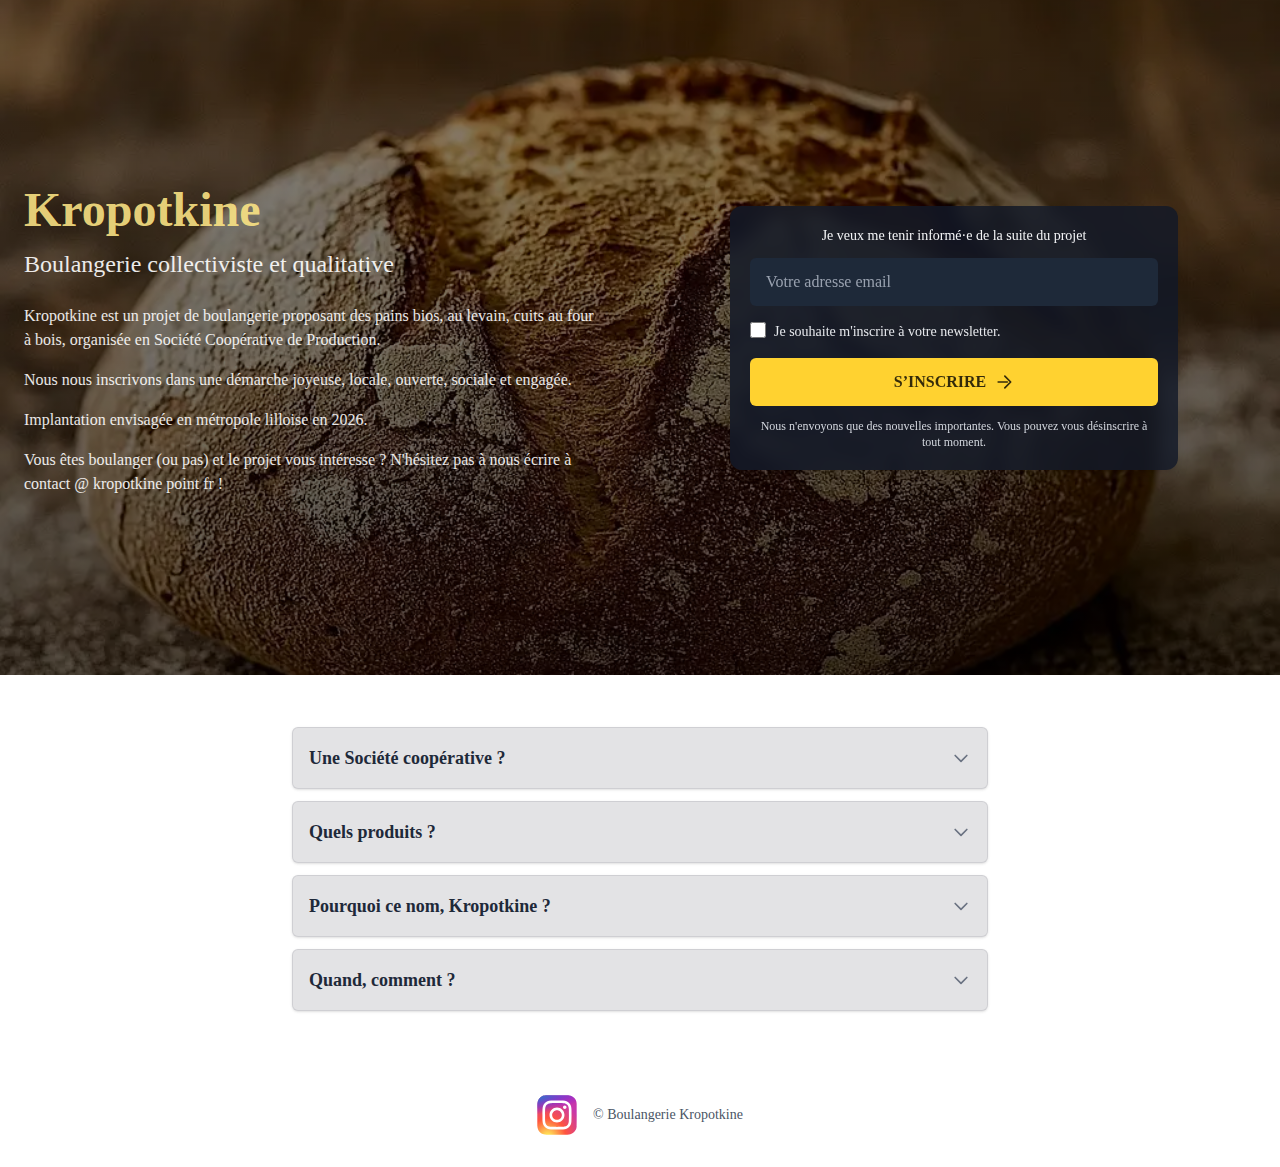
<file: index.html>
<!DOCTYPE html>
<html lang="fr">
<head>
  <meta charset="utf-8" />
  <meta name="viewport" content="width=device-width,initial-scale=1" />
  <meta property="locale" content="fr_FR" />
	<meta property="title" content="Kropotkine, boulangerie coopérative" />
	<meta name="description" content="Kropotkine est un projet de boulangerie proposant des pains bios, au levain, cuit au four à bois, pour une implantation prévue en métropole lilloise en 2026." />
  <title>Kropotkine — Boulangerie</title>
  <link rel="stylesheet" href="/styles.css">

  <!-- Styles additionnels (animations, petites corrections) -->
  <style>
    /* Animations simples */
    @keyframes fadeInDown {
      from { opacity: 0; transform: translateY(-10px); }
      to { opacity: 1; transform: translateY(0); }
    }
    @keyframes fadeInLeft {
      from { opacity: 0; transform: translateX(-12px); }
      to { opacity: 1; transform: translateX(0); }
    }
    @keyframes fadeInRight {
      from { opacity: 0; transform: translateX(12px); }
      to { opacity: 1; transform: translateX(0); }
    }
    .animate-fadeInDown { animation: fadeInDown .7s ease both; }
    .animate-fadeInLeft { animation: fadeInLeft .7s ease both; }
    .animate-fadeInRight { animation: fadeInRight .7s ease both; }

    /* Petite correction pour l'effet focus scale (tailwind ne propose pas scale-102) */
    .focus-scale {
      transition: transform .18s ease;
    }
    .focus-scale:focus {
      transform: scale(1.02);
    }

    /* Dégradé pour améliorer lisibilité sur petites images */
    .hero-overlay-gradient {
      background: linear-gradient(180deg, rgba(0,0,0,0.45) 0%, rgba(0,0,0,0.55) 60%, rgba(0,0,0,0.65) 100%);
    }

    /* Amélioration de l'accessibilité pour <details> */
    details summary::-webkit-details-marker { display: none; }
    details summary { list-style: none; }
  </style>
</head>
<body class="bg-white font-serif text-gray-900">

  <!-- HERO : mobile-first, empilement puis grille sur md+ -->
  <header class="relative w-full h-80%">
    <div
      class="relative w-full flex items-center bg-cover bg-center"
      style="background-image: url('/src/image_pain.webp'); min-height:75vh;"
    >


      <!-- Overlay sombre + gradient pour lisibilité -->
      <div class="absolute inset-0 hero-overlay-gradient"></div>

      <!-- Contenu du hero -->
      <div class="relative z-10 max-w-7xl mx-auto px-6 py-12">
        <div class="flex flex-col gap-8 md:grid md:grid-cols-2 md:items-center md:gap-6">

          <!-- Bloc texte (col 1) -->
          <div class="text-white md:pr-6">
            <h1 class="text-amber-200/90 text-4xl sm:text-5xl font-extrabold leading-tight animate-fadeInDown">
              Kropotkine
            </h1>
            <p class="mt-2 text-lg sm:text-2xl opacity-90 animate-fadeInDown">
              Boulangerie collectiviste et qualitative
            </p>

            <div class="mt-6 text-sm sm:text-base space-y-4 text-white/90 animate-fadeInLeft">
              <p>
                Kropotkine est un projet de boulangerie proposant des pains bios, au levain, cuits au four à bois, organisée en Société Coopérative de Production.
              </p>
              <p>
                Nous nous inscrivons dans une démarche joyeuse, locale, ouverte, sociale et engagée.
              </p>
              <p>
                Implantation envisagée en métropole lilloise en 2026.
              </p>
				 <p>
               Vous êtes boulanger (ou pas) et le projet vous intéresse ? N'hésitez pas à nous écrire à contact @ kropotkine point fr !
              </p>
            </div>
          </div>

          <!-- Bloc formulaire (col 2) -->
          <div class="mt-4 md:mt-0 flex items-center justify-center animate-fadeInDown">
            <form
              id="sib-form"
              method="POST"
              action="https://c58efe74.sibforms.com/serve/[base64]"
              class="w-full max-w-md bg-gray-900/80 backdrop-blur-sm p-5 rounded-xl shadow-lg"
              aria-label="Formulaire d'inscription à la newsletter Kropotkine"
            >
              <label for="EMAIL" class="block text-sm font-medium text-gray-100 text-center">
                Je veux me tenir informé·e de la suite du projet
              </label>

              <div class="mt-3">
                <input
                  id="EMAIL"
                  name="EMAIL"
                  type="email"
                  required
                  placeholder="Votre adresse email"
                  class="w-full px-4 py-3 rounded-md bg-gray-800 text-gray-100 placeholder-gray-400 focus:outline-none focus:ring-2 focus:ring-amber-300 focus:ring-offset-1 "
                  aria-required="true"
                />
              </div>
              <div class="mt-4 flex items-start space-x-2">
                <input 
                  id="OPT_IN" 
                  name="OPT_IN" 
                  type="checkbox" 
                  value="1" 
                  required
                  class="h-4 w-4 rounded border-gray-600 bg-gray-800 accent-amber-300 text-amber-600"
                />
                <label for="OPT_IN" class="text-sm text-gray-200">
                  Je souhaite m'inscrire à votre newsletter.
                  <span data-required="*" class="text-amber-200"></span>
                </label>
              </div>
              <button
                type="submit"
                class=" mt-4 w-full inline-flex items-center justify-center gap-2 bg-amber-300 hover:bg-amber-300/80 active:bg-amber-400/80 text-black/80 font-semibold py-3 px-4 rounded-md transition-transform duration-200"
                aria-label="S'inscrire à la newsletter"
              >
                S’INSCRIRE
                <!-- SVG corrigé : barre + pointe (coordonnées absolues fiables) -->
                <svg xmlns="http://www.w3.org/2000/svg" viewBox="0 0 24 24" class="w-5 h-5" fill="none" stroke="currentColor" stroke-width="2" stroke-linecap="round" stroke-linejoin="round" aria-hidden="true">
                  <path d="M5 12h11"></path>
                  <path d="M13 5l7 7-7 7"></path>
                </svg>
              </button>

              <p class="mt-3 text-xs text-gray-300 text-center">
                Nous n'envoyons que des nouvelles importantes. Vous pouvez vous désinscrire à tout moment.
              </p>
            </form>
          </div>

        </div>
      </div>
    </div>
  </header>

  <!-- SECTION FAQ -->
  <main class="max-w-3xl mx-auto px-6 py-10">
    <!-- <h2 class="text-amber-800 text-2xl sm:text-3xl font-bold text-center mb-6 ">FAQ</h2> -->

    <section class="space-y-4" role="list">
      <!-- Question 1 -->
      <details class="group border rounded-md p-4 bg-zinc-500/20 shadow border-zinc-400/30 m-3" role="listitem">
        <summary class="flex items-center justify-between cursor-pointer text-lg font-semibold text-gray-800">
          <span>Une Société coopérative ?</span>
          <svg class="w-5 h-5 text-gray-500 transition-transform group-open:rotate-180" fill="none" stroke="currentColor" viewBox="0 0 24 24" aria-hidden="true">
            <path stroke-linecap="round" stroke-linejoin="round" stroke-width="2" d="M19 9l-7 7-7-7"/>
          </svg>
        </summary>
        <div class="mt-3 text-gray-700 space-y-2">
    <p>Kropotkine sera créée en Société Coopérative de Production.</p>
    <p>Dans une SCOP, les salarié.e.s contrôlent la majorité du capital, réunissent le pouvoir de décision entre leurs mains et reçoivent la majorité des bénéfices.</p>
    <p>La spéculation n’est pas possible. La richesse créée reste collective. </p>
        </div>
      </details>

      <!-- Question 2 -->
      <details class="group border rounded-md p-4 bg-zinc-500/20 shadow border-zinc-400/30 m-3" role="listitem">
        <summary class="flex items-center justify-between cursor-pointer text-lg font-semibold text-gray-800">
          <span>Quels produits ?</span>
          <svg class="w-5 h-5 text-gray-500 transition-transform group-open:rotate-180" fill="none" stroke="currentColor" viewBox="0 0 24 24" aria-hidden="true">
            <path stroke-linecap="round" stroke-linejoin="round" stroke-width="2" d="M19 9l-7 7-7-7"/>
          </svg>
        </summary>
        <div class="mt-3 text-gray-700 space-y-2">
    <p>Du pain, bio au levain, cuit au feu de bois.</p>
    <p>Du pain de qualité - à trois titres : bon en bouche, meilleur pour la planète (issu de farines paysannes bios cultivées localement) et bon pour le corps (le pain au levain, naturellement pauvre en gluten, est plus sain pour l’organisme).</p>
    <p>D’autres produits valorisants nos techniques (pizzas, focaccia) et la cuisine de produits fermentés, travaillée avec une cheffe spécialisée dans ces produits (qui risque, dit-on, de vouloir transmettre son savoir aux intéressés).</p>
        </div>
      </details>

      <!-- Question 3 -->
      <details class="group border rounded-md p-4 bg-zinc-500/20 shadow border-zinc-400/30 m-3" role="listitem">
        <summary class="flex items-center justify-between cursor-pointer text-lg font-semibold text-gray-800">
          <span>Pourquoi ce nom, Kropotkine ?</span>
          <svg class="w-5 h-5 text-gray-500 transition-transform group-open:rotate-180" fill="none" stroke="currentColor" viewBox="0 0 24 24" aria-hidden="true">
            <path stroke-linecap="round" stroke-linejoin="round" stroke-width="2" d="M19 9l-7 7-7-7"/>
          </svg>
        </summary>
        <div class="mt-3 text-gray-700 space-y-2">
          <p class="italic">"Oui certes, nous sommes riches, infiniment plus que nous ne le pensons. Riches par ce que nous possédons déjà ; encore plus riches par ce que nous pouvons produire avec l’outillage actuel. Infiniment plus riches par ce que nous pourrions obtenir de notre sol, de nos manufactures, de notre science et de notre savoir technique, s’ils étaient appliqués à procurer le bien-être de tous."</p>

          <p>Piotr Kropotkine a écrit en 1892 « La conquête du pain », un livre qui prône l'entraide et la coopération.</p>
          <p>Avec ce projet, nous voulons faire plus que nourrir autrui avec du pain et des pizzas de qualité.</p>
          <p>Nous souhaitons aussi faire la preuve concrète qu’une autre voie, celle de l'entraide et de la coopération, est possible.</p>
          <p>Notre ambition? Qu'à terme, nous puissions voir d’autres collectifs s’emparer de ce que nous aurons créé et multiplier les boulangeries punk.</p>
        </div>
      </details>

      <!-- Question 4 -->
      <details class="group border rounded-md p-4 bg-zinc-500/20 shadow border-zinc-400/30 m-3" role="listitem">
        <summary class="flex items-center justify-between cursor-pointer text-lg font-semibold text-gray-800">
          <span>Quand, comment ?</span>
          <svg class="w-5 h-5 text-gray-500 transition-transform group-open:rotate-180" fill="none" stroke="currentColor" viewBox="0 0 24 24" aria-hidden="true">
            <path stroke-linecap="round" stroke-linejoin="round" stroke-width="2" d="M19 9l-7 7-7-7"/>
          </svg>
        </summary>
        <div class="mt-3 text-gray-700">
          Nous envisageons une ouverture fin 2026, en métropole lilloise.
        </div>
      </details>
    </section>
  </main>

  <!-- FOOTER -->
  <footer class="py-8">
    <div class="max-w-3xl mx-auto px-6 flex items-center justify-center gap-4">
      <a href="https://www.instagram.com/boulangerie_kropotkine/" target="_blank" rel="noopener noreferrer" aria-label="Instagram Kropotkine">
        <img src="/src/instagram.svg" alt="Instagram" class="w-10 h-10 transition-transform duration-300 hover:scale-110" />
      </a>
      <p class="text-sm text-gray-600">© Boulangerie Kropotkine</p>
    </div>
  </footer>

  <!-- Petit script pour améliorer l'accessibilité des <details> (ouvre/ferme avec Enter/Espace) -->
  <script>
    document.querySelectorAll('details summary').forEach(summary => {
      summary.setAttribute('tabindex', '0');
      summary.addEventListener('keydown', (e) => {
        if (e.key === 'Enter' || e.key === ' ') {
          e.preventDefault();
          const details = summary.parentElement;
          details.open = !details.open;
        }
      });
    });
  </script>
</body>
</html>
</file>
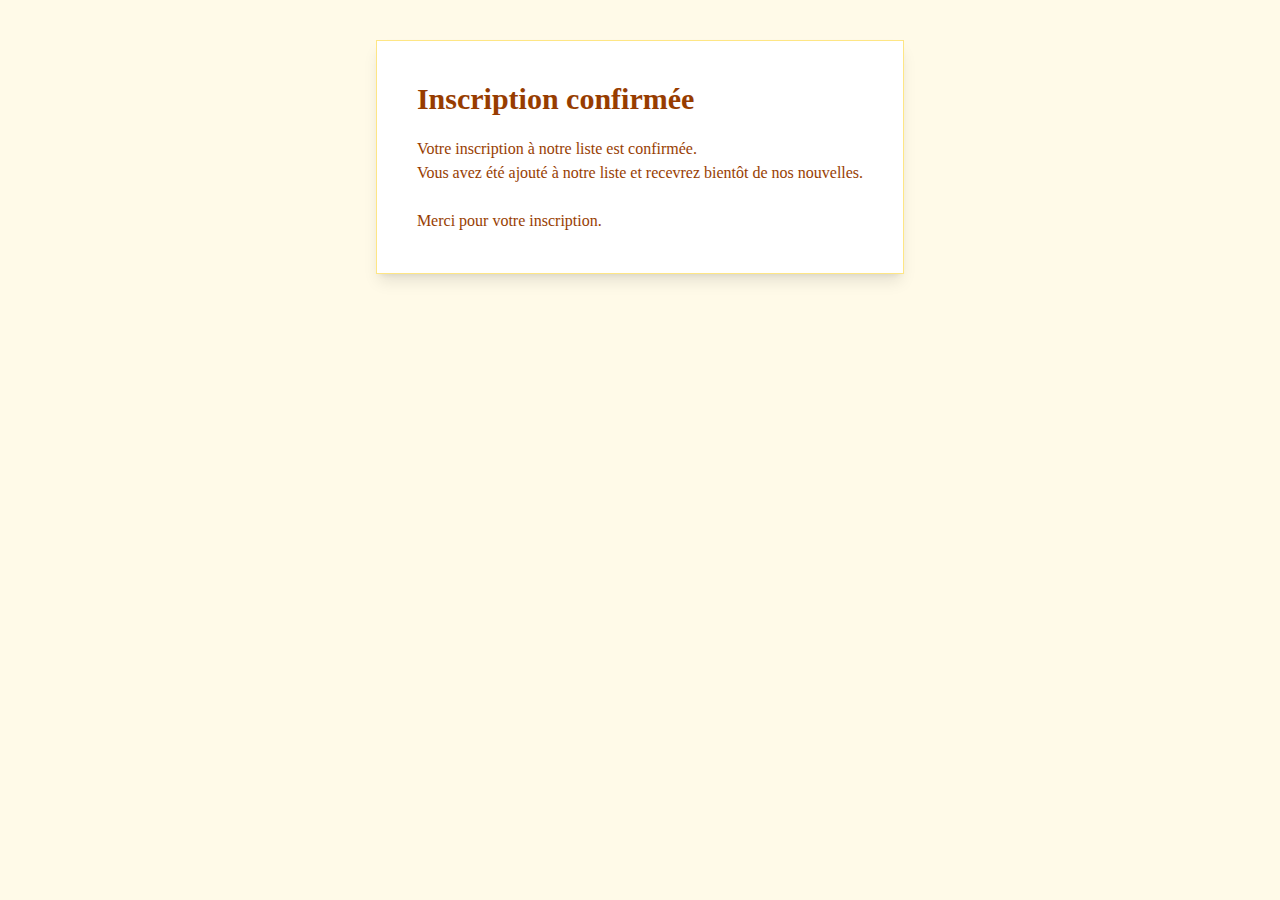
<file: confirm.html>
<!DOCTYPE html>
<html lang="fr">
<head>
    <meta charset="UTF-8">
    <meta name="viewport" content="width=device-width, initial-scale=1.0">  
    <meta property="og:locale" content="fr_FR" />
	<meta property="og:title" content="Kropotkine, boulangerie coopérative" />
	<meta name="description" content="Kropotkine est un projet de boulangerie proposant des pains bios, au levain, cuit au four à bois, pour une implantation prévue en métropole lilloise en 2026." />
    <meta name="robots" content="noindex, nofollow">
    <title>Kropotkine — Boulangerie</title>
    <link rel="stylesheet" href="/style_confirm.css">
</head>
<body class="bg-amber-100/40 flex items-center justify-center font-serif">
    <div class="flex items-center justify-center">
    <div class="flex flex-col justify-center border-amber-200 border w-fit p-4 m-5 mt-10 bg-white text-amber-800 py-10 px-10 shadow-lg">
    <h1 class="font-bold text-3xl mb-5">Inscription confirmée </h1>
    <p>
    Votre inscription à notre liste est confirmée. <br>
    Vous avez été ajouté à notre liste et recevrez bientôt de nos nouvelles. <br><br>
    Merci pour votre inscription.<br>
    </p>
    </div>
    </div>
</body>
</html>
</file>
<file: styles.css>
/*! tailwindcss v4.1.17 | MIT License | https://tailwindcss.com */
@layer properties;
@layer theme, base, components, utilities;
@layer theme {
  :root, :host {
    --font-sans: ui-sans-serif, system-ui, sans-serif, "Apple Color Emoji",
      "Segoe UI Emoji", "Segoe UI Symbol", "Noto Color Emoji";
    --font-serif: ui-serif, Georgia, Cambria, "Times New Roman", Times, serif;
    --font-mono: ui-monospace, SFMono-Regular, Menlo, Monaco, Consolas, "Liberation Mono",
      "Courier New", monospace;
    --color-amber-100: oklch(96.2% 0.059 95.617);
    --color-amber-200: oklch(92.4% 0.12 95.746);
    --color-amber-300: oklch(87.9% 0.169 91.605);
    --color-amber-400: oklch(82.8% 0.189 84.429);
    --color-amber-600: oklch(66.6% 0.179 58.318);
    --color-amber-800: oklch(47.3% 0.137 46.201);
    --color-gray-100: oklch(96.7% 0.003 264.542);
    --color-gray-200: oklch(92.8% 0.006 264.531);
    --color-gray-300: oklch(87.2% 0.01 258.338);
    --color-gray-400: oklch(70.7% 0.022 261.325);
    --color-gray-500: oklch(55.1% 0.027 264.364);
    --color-gray-600: oklch(44.6% 0.03 256.802);
    --color-gray-700: oklch(37.3% 0.034 259.733);
    --color-gray-800: oklch(27.8% 0.033 256.848);
    --color-gray-900: oklch(21% 0.034 264.665);
    --color-zinc-400: oklch(70.5% 0.015 286.067);
    --color-zinc-500: oklch(55.2% 0.016 285.938);
    --color-black: #000;
    --color-white: #fff;
    --spacing: 0.25rem;
    --container-md: 28rem;
    --container-3xl: 48rem;
    --container-7xl: 80rem;
    --text-xs: 0.75rem;
    --text-xs--line-height: calc(1 / 0.75);
    --text-sm: 0.875rem;
    --text-sm--line-height: calc(1.25 / 0.875);
    --text-base: 1rem;
    --text-base--line-height: calc(1.5 / 1);
    --text-lg: 1.125rem;
    --text-lg--line-height: calc(1.75 / 1.125);
    --text-2xl: 1.5rem;
    --text-2xl--line-height: calc(2 / 1.5);
    --text-3xl: 1.875rem;
    --text-3xl--line-height: calc(2.25 / 1.875);
    --text-4xl: 2.25rem;
    --text-4xl--line-height: calc(2.5 / 2.25);
    --text-5xl: 3rem;
    --text-5xl--line-height: 1;
    --font-weight-medium: 500;
    --font-weight-semibold: 600;
    --font-weight-bold: 700;
    --font-weight-extrabold: 800;
    --leading-tight: 1.25;
    --radius-md: 0.375rem;
    --radius-xl: 0.75rem;
    --blur-sm: 8px;
    --default-transition-duration: 150ms;
    --default-transition-timing-function: cubic-bezier(0.4, 0, 0.2, 1);
    --default-font-family: var(--font-sans);
    --default-mono-font-family: var(--font-mono);
  }
}
@layer base {
  *, ::after, ::before, ::backdrop, ::file-selector-button {
    box-sizing: border-box;
    margin: 0;
    padding: 0;
    border: 0 solid;
  }
  html, :host {
    line-height: 1.5;
    -webkit-text-size-adjust: 100%;
    tab-size: 4;
    font-family: var(--default-font-family, ui-sans-serif, system-ui, sans-serif, "Apple Color Emoji", "Segoe UI Emoji", "Segoe UI Symbol", "Noto Color Emoji");
    font-feature-settings: var(--default-font-feature-settings, normal);
    font-variation-settings: var(--default-font-variation-settings, normal);
    -webkit-tap-highlight-color: transparent;
  }
  hr {
    height: 0;
    color: inherit;
    border-top-width: 1px;
  }
  abbr:where([title]) {
    -webkit-text-decoration: underline dotted;
    text-decoration: underline dotted;
  }
  h1, h2, h3, h4, h5, h6 {
    font-size: inherit;
    font-weight: inherit;
  }
  a {
    color: inherit;
    -webkit-text-decoration: inherit;
    text-decoration: inherit;
  }
  b, strong {
    font-weight: bolder;
  }
  code, kbd, samp, pre {
    font-family: var(--default-mono-font-family, ui-monospace, SFMono-Regular, Menlo, Monaco, Consolas, "Liberation Mono", "Courier New", monospace);
    font-feature-settings: var(--default-mono-font-feature-settings, normal);
    font-variation-settings: var(--default-mono-font-variation-settings, normal);
    font-size: 1em;
  }
  small {
    font-size: 80%;
  }
  sub, sup {
    font-size: 75%;
    line-height: 0;
    position: relative;
    vertical-align: baseline;
  }
  sub {
    bottom: -0.25em;
  }
  sup {
    top: -0.5em;
  }
  table {
    text-indent: 0;
    border-color: inherit;
    border-collapse: collapse;
  }
  :-moz-focusring {
    outline: auto;
  }
  progress {
    vertical-align: baseline;
  }
  summary {
    display: list-item;
  }
  ol, ul, menu {
    list-style: none;
  }
  img, svg, video, canvas, audio, iframe, embed, object {
    display: block;
    vertical-align: middle;
  }
  img, video {
    max-width: 100%;
    height: auto;
  }
  button, input, select, optgroup, textarea, ::file-selector-button {
    font: inherit;
    font-feature-settings: inherit;
    font-variation-settings: inherit;
    letter-spacing: inherit;
    color: inherit;
    border-radius: 0;
    background-color: transparent;
    opacity: 1;
  }
  :where(select:is([multiple], [size])) optgroup {
    font-weight: bolder;
  }
  :where(select:is([multiple], [size])) optgroup option {
    padding-inline-start: 20px;
  }
  ::file-selector-button {
    margin-inline-end: 4px;
  }
  ::placeholder {
    opacity: 1;
  }
  @supports (not (-webkit-appearance: -apple-pay-button))  or (contain-intrinsic-size: 1px) {
    ::placeholder {
      color: currentcolor;
      @supports (color: color-mix(in lab, red, red)) {
        color: color-mix(in oklab, currentcolor 50%, transparent);
      }
    }
  }
  textarea {
    resize: vertical;
  }
  ::-webkit-search-decoration {
    -webkit-appearance: none;
  }
  ::-webkit-date-and-time-value {
    min-height: 1lh;
    text-align: inherit;
  }
  ::-webkit-datetime-edit {
    display: inline-flex;
  }
  ::-webkit-datetime-edit-fields-wrapper {
    padding: 0;
  }
  ::-webkit-datetime-edit, ::-webkit-datetime-edit-year-field, ::-webkit-datetime-edit-month-field, ::-webkit-datetime-edit-day-field, ::-webkit-datetime-edit-hour-field, ::-webkit-datetime-edit-minute-field, ::-webkit-datetime-edit-second-field, ::-webkit-datetime-edit-millisecond-field, ::-webkit-datetime-edit-meridiem-field {
    padding-block: 0;
  }
  ::-webkit-calendar-picker-indicator {
    line-height: 1;
  }
  :-moz-ui-invalid {
    box-shadow: none;
  }
  button, input:where([type="button"], [type="reset"], [type="submit"]), ::file-selector-button {
    appearance: button;
  }
  ::-webkit-inner-spin-button, ::-webkit-outer-spin-button {
    height: auto;
  }
  [hidden]:where(:not([hidden="until-found"])) {
    display: none !important;
  }
}
@layer utilities {
  .absolute {
    position: absolute;
  }
  .relative {
    position: relative;
  }
  .inset-0 {
    inset: calc(var(--spacing) * 0);
  }
  .z-10 {
    z-index: 10;
  }
  .m-3 {
    margin: calc(var(--spacing) * 3);
  }
  .m-5 {
    margin: calc(var(--spacing) * 5);
  }
  .mx-auto {
    margin-inline: auto;
  }
  .mt-2 {
    margin-top: calc(var(--spacing) * 2);
  }
  .mt-3 {
    margin-top: calc(var(--spacing) * 3);
  }
  .mt-4 {
    margin-top: calc(var(--spacing) * 4);
  }
  .mt-6 {
    margin-top: calc(var(--spacing) * 6);
  }
  .mt-10 {
    margin-top: calc(var(--spacing) * 10);
  }
  .mb-5 {
    margin-bottom: calc(var(--spacing) * 5);
  }
  .mb-6 {
    margin-bottom: calc(var(--spacing) * 6);
  }
  .block {
    display: block;
  }
  .flex {
    display: flex;
  }
  .inline-flex {
    display: inline-flex;
  }
  .h-4 {
    height: calc(var(--spacing) * 4);
  }
  .h-5 {
    height: calc(var(--spacing) * 5);
  }
  .h-10 {
    height: calc(var(--spacing) * 10);
  }
  .w-4 {
    width: calc(var(--spacing) * 4);
  }
  .w-5 {
    width: calc(var(--spacing) * 5);
  }
  .w-10 {
    width: calc(var(--spacing) * 10);
  }
  .w-fit {
    width: fit-content;
  }
  .w-full {
    width: 100%;
  }
  .max-w-3xl {
    max-width: var(--container-3xl);
  }
  .max-w-7xl {
    max-width: var(--container-7xl);
  }
  .max-w-md {
    max-width: var(--container-md);
  }
  .transform {
    transform: var(--tw-rotate-x,) var(--tw-rotate-y,) var(--tw-rotate-z,) var(--tw-skew-x,) var(--tw-skew-y,);
  }
  .cursor-pointer {
    cursor: pointer;
  }
  .flex-col {
    flex-direction: column;
  }
  .items-center {
    align-items: center;
  }
  .items-start {
    align-items: flex-start;
  }
  .justify-between {
    justify-content: space-between;
  }
  .justify-center {
    justify-content: center;
  }
  .gap-2 {
    gap: calc(var(--spacing) * 2);
  }
  .gap-4 {
    gap: calc(var(--spacing) * 4);
  }
  .gap-8 {
    gap: calc(var(--spacing) * 8);
  }
  .space-y-2 {
    :where(& > :not(:last-child)) {
      --tw-space-y-reverse: 0;
      margin-block-start: calc(calc(var(--spacing) * 2) * var(--tw-space-y-reverse));
      margin-block-end: calc(calc(var(--spacing) * 2) * calc(1 - var(--tw-space-y-reverse)));
    }
  }
  .space-y-4 {
    :where(& > :not(:last-child)) {
      --tw-space-y-reverse: 0;
      margin-block-start: calc(calc(var(--spacing) * 4) * var(--tw-space-y-reverse));
      margin-block-end: calc(calc(var(--spacing) * 4) * calc(1 - var(--tw-space-y-reverse)));
    }
  }
  .space-x-2 {
    :where(& > :not(:last-child)) {
      --tw-space-x-reverse: 0;
      margin-inline-start: calc(calc(var(--spacing) * 2) * var(--tw-space-x-reverse));
      margin-inline-end: calc(calc(var(--spacing) * 2) * calc(1 - var(--tw-space-x-reverse)));
    }
  }
  .rounded {
    border-radius: 0.25rem;
  }
  .rounded-md {
    border-radius: var(--radius-md);
  }
  .rounded-xl {
    border-radius: var(--radius-xl);
  }
  .border {
    border-style: var(--tw-border-style);
    border-width: 1px;
  }
  .border-amber-200 {
    border-color: var(--color-amber-200);
  }
  .border-gray-600 {
    border-color: var(--color-gray-600);
  }
  .border-zinc-400\/30 {
    border-color: color-mix(in srgb, oklch(70.5% 0.015 286.067) 30%, transparent);
    @supports (color: color-mix(in lab, red, red)) {
      border-color: color-mix(in oklab, var(--color-zinc-400) 30%, transparent);
    }
  }
  .bg-amber-100\/40 {
    background-color: color-mix(in srgb, oklch(96.2% 0.059 95.617) 40%, transparent);
    @supports (color: color-mix(in lab, red, red)) {
      background-color: color-mix(in oklab, var(--color-amber-100) 40%, transparent);
    }
  }
  .bg-amber-300 {
    background-color: var(--color-amber-300);
  }
  .bg-gray-800 {
    background-color: var(--color-gray-800);
  }
  .bg-gray-900\/80 {
    background-color: color-mix(in srgb, oklch(21% 0.034 264.665) 80%, transparent);
    @supports (color: color-mix(in lab, red, red)) {
      background-color: color-mix(in oklab, var(--color-gray-900) 80%, transparent);
    }
  }
  .bg-white {
    background-color: var(--color-white);
  }
  .bg-zinc-500\/20 {
    background-color: color-mix(in srgb, oklch(55.2% 0.016 285.938) 20%, transparent);
    @supports (color: color-mix(in lab, red, red)) {
      background-color: color-mix(in oklab, var(--color-zinc-500) 20%, transparent);
    }
  }
  .bg-cover {
    background-size: cover;
  }
  .bg-center {
    background-position: center;
  }
  .p-4 {
    padding: calc(var(--spacing) * 4);
  }
  .p-5 {
    padding: calc(var(--spacing) * 5);
  }
  .px-4 {
    padding-inline: calc(var(--spacing) * 4);
  }
  .px-6 {
    padding-inline: calc(var(--spacing) * 6);
  }
  .px-10 {
    padding-inline: calc(var(--spacing) * 10);
  }
  .py-3 {
    padding-block: calc(var(--spacing) * 3);
  }
  .py-8 {
    padding-block: calc(var(--spacing) * 8);
  }
  .py-10 {
    padding-block: calc(var(--spacing) * 10);
  }
  .py-12 {
    padding-block: calc(var(--spacing) * 12);
  }
  .text-center {
    text-align: center;
  }
  .font-serif {
    font-family: var(--font-serif);
  }
  .text-2xl {
    font-size: var(--text-2xl);
    line-height: var(--tw-leading, var(--text-2xl--line-height));
  }
  .text-3xl {
    font-size: var(--text-3xl);
    line-height: var(--tw-leading, var(--text-3xl--line-height));
  }
  .text-4xl {
    font-size: var(--text-4xl);
    line-height: var(--tw-leading, var(--text-4xl--line-height));
  }
  .text-lg {
    font-size: var(--text-lg);
    line-height: var(--tw-leading, var(--text-lg--line-height));
  }
  .text-sm {
    font-size: var(--text-sm);
    line-height: var(--tw-leading, var(--text-sm--line-height));
  }
  .text-xs {
    font-size: var(--text-xs);
    line-height: var(--tw-leading, var(--text-xs--line-height));
  }
  .leading-tight {
    --tw-leading: var(--leading-tight);
    line-height: var(--leading-tight);
  }
  .font-bold {
    --tw-font-weight: var(--font-weight-bold);
    font-weight: var(--font-weight-bold);
  }
  .font-extrabold {
    --tw-font-weight: var(--font-weight-extrabold);
    font-weight: var(--font-weight-extrabold);
  }
  .font-medium {
    --tw-font-weight: var(--font-weight-medium);
    font-weight: var(--font-weight-medium);
  }
  .font-semibold {
    --tw-font-weight: var(--font-weight-semibold);
    font-weight: var(--font-weight-semibold);
  }
  .text-amber-200 {
    color: var(--color-amber-200);
  }
  .text-amber-200\/90 {
    color: color-mix(in srgb, oklch(92.4% 0.12 95.746) 90%, transparent);
    @supports (color: color-mix(in lab, red, red)) {
      color: color-mix(in oklab, var(--color-amber-200) 90%, transparent);
    }
  }
  .text-amber-600 {
    color: var(--color-amber-600);
  }
  .text-amber-800 {
    color: var(--color-amber-800);
  }
  .text-black\/80 {
    color: color-mix(in srgb, #000 80%, transparent);
    @supports (color: color-mix(in lab, red, red)) {
      color: color-mix(in oklab, var(--color-black) 80%, transparent);
    }
  }
  .text-gray-100 {
    color: var(--color-gray-100);
  }
  .text-gray-200 {
    color: var(--color-gray-200);
  }
  .text-gray-300 {
    color: var(--color-gray-300);
  }
  .text-gray-500 {
    color: var(--color-gray-500);
  }
  .text-gray-600 {
    color: var(--color-gray-600);
  }
  .text-gray-700 {
    color: var(--color-gray-700);
  }
  .text-gray-800 {
    color: var(--color-gray-800);
  }
  .text-gray-900 {
    color: var(--color-gray-900);
  }
  .text-white {
    color: var(--color-white);
  }
  .text-white\/90 {
    color: color-mix(in srgb, #fff 90%, transparent);
    @supports (color: color-mix(in lab, red, red)) {
      color: color-mix(in oklab, var(--color-white) 90%, transparent);
    }
  }
  .italic {
    font-style: italic;
  }
  .placeholder-gray-400 {
    &::placeholder {
      color: var(--color-gray-400);
    }
  }
  .accent-amber-300 {
    accent-color: var(--color-amber-300);
  }
  .opacity-90 {
    opacity: 90%;
  }
  .shadow {
    --tw-shadow: 0 1px 3px 0 var(--tw-shadow-color, rgb(0 0 0 / 0.1)), 0 1px 2px -1px var(--tw-shadow-color, rgb(0 0 0 / 0.1));
    box-shadow: var(--tw-inset-shadow), var(--tw-inset-ring-shadow), var(--tw-ring-offset-shadow), var(--tw-ring-shadow), var(--tw-shadow);
  }
  .shadow-lg {
    --tw-shadow: 0 10px 15px -3px var(--tw-shadow-color, rgb(0 0 0 / 0.1)), 0 4px 6px -4px var(--tw-shadow-color, rgb(0 0 0 / 0.1));
    box-shadow: var(--tw-inset-shadow), var(--tw-inset-ring-shadow), var(--tw-ring-offset-shadow), var(--tw-ring-shadow), var(--tw-shadow);
  }
  .backdrop-blur-sm {
    --tw-backdrop-blur: blur(var(--blur-sm));
    -webkit-backdrop-filter: var(--tw-backdrop-blur,) var(--tw-backdrop-brightness,) var(--tw-backdrop-contrast,) var(--tw-backdrop-grayscale,) var(--tw-backdrop-hue-rotate,) var(--tw-backdrop-invert,) var(--tw-backdrop-opacity,) var(--tw-backdrop-saturate,) var(--tw-backdrop-sepia,);
    backdrop-filter: var(--tw-backdrop-blur,) var(--tw-backdrop-brightness,) var(--tw-backdrop-contrast,) var(--tw-backdrop-grayscale,) var(--tw-backdrop-hue-rotate,) var(--tw-backdrop-invert,) var(--tw-backdrop-opacity,) var(--tw-backdrop-saturate,) var(--tw-backdrop-sepia,);
  }
  .transition {
    transition-property: color, background-color, border-color, outline-color, text-decoration-color, fill, stroke, --tw-gradient-from, --tw-gradient-via, --tw-gradient-to, opacity, box-shadow, transform, translate, scale, rotate, filter, -webkit-backdrop-filter, backdrop-filter, display, content-visibility, overlay, pointer-events;
    transition-timing-function: var(--tw-ease, var(--default-transition-timing-function));
    transition-duration: var(--tw-duration, var(--default-transition-duration));
  }
  .transition-transform {
    transition-property: transform, translate, scale, rotate;
    transition-timing-function: var(--tw-ease, var(--default-transition-timing-function));
    transition-duration: var(--tw-duration, var(--default-transition-duration));
  }
  .duration-200 {
    --tw-duration: 200ms;
    transition-duration: 200ms;
  }
  .duration-300 {
    --tw-duration: 300ms;
    transition-duration: 300ms;
  }
  .group-open\:rotate-180 {
    &:is(:where(.group):is([open], :popover-open, :open) *) {
      rotate: 180deg;
    }
  }
  .hover\:scale-110 {
    &:hover {
      @media (hover: hover) {
        --tw-scale-x: 110%;
        --tw-scale-y: 110%;
        --tw-scale-z: 110%;
        scale: var(--tw-scale-x) var(--tw-scale-y);
      }
    }
  }
  .hover\:bg-amber-300\/80 {
    &:hover {
      @media (hover: hover) {
        background-color: color-mix(in srgb, oklch(87.9% 0.169 91.605) 80%, transparent);
        @supports (color: color-mix(in lab, red, red)) {
          background-color: color-mix(in oklab, var(--color-amber-300) 80%, transparent);
        }
      }
    }
  }
  .focus\:ring-2 {
    &:focus {
      --tw-ring-shadow: var(--tw-ring-inset,) 0 0 0 calc(2px + var(--tw-ring-offset-width)) var(--tw-ring-color, currentcolor);
      box-shadow: var(--tw-inset-shadow), var(--tw-inset-ring-shadow), var(--tw-ring-offset-shadow), var(--tw-ring-shadow), var(--tw-shadow);
    }
  }
  .focus\:ring-amber-300 {
    &:focus {
      --tw-ring-color: var(--color-amber-300);
    }
  }
  .focus\:ring-offset-1 {
    &:focus {
      --tw-ring-offset-width: 1px;
      --tw-ring-offset-shadow: var(--tw-ring-inset,) 0 0 0 var(--tw-ring-offset-width) var(--tw-ring-offset-color);
    }
  }
  .focus\:outline-none {
    &:focus {
      --tw-outline-style: none;
      outline-style: none;
    }
  }
  .active\:bg-amber-400\/80 {
    &:active {
      background-color: color-mix(in srgb, oklch(82.8% 0.189 84.429) 80%, transparent);
      @supports (color: color-mix(in lab, red, red)) {
        background-color: color-mix(in oklab, var(--color-amber-400) 80%, transparent);
      }
    }
  }
  .sm\:text-2xl {
    @media (width >= 40rem) {
      font-size: var(--text-2xl);
      line-height: var(--tw-leading, var(--text-2xl--line-height));
    }
  }
  .sm\:text-3xl {
    @media (width >= 40rem) {
      font-size: var(--text-3xl);
      line-height: var(--tw-leading, var(--text-3xl--line-height));
    }
  }
  .sm\:text-5xl {
    @media (width >= 40rem) {
      font-size: var(--text-5xl);
      line-height: var(--tw-leading, var(--text-5xl--line-height));
    }
  }
  .sm\:text-base {
    @media (width >= 40rem) {
      font-size: var(--text-base);
      line-height: var(--tw-leading, var(--text-base--line-height));
    }
  }
  .md\:mt-0 {
    @media (width >= 48rem) {
      margin-top: calc(var(--spacing) * 0);
    }
  }
  .md\:grid {
    @media (width >= 48rem) {
      display: grid;
    }
  }
  .md\:grid-cols-2 {
    @media (width >= 48rem) {
      grid-template-columns: repeat(2, minmax(0, 1fr));
    }
  }
  .md\:items-center {
    @media (width >= 48rem) {
      align-items: center;
    }
  }
  .md\:gap-6 {
    @media (width >= 48rem) {
      gap: calc(var(--spacing) * 6);
    }
  }
  .md\:pr-6 {
    @media (width >= 48rem) {
      padding-right: calc(var(--spacing) * 6);
    }
  }
}
@property --tw-rotate-x {
  syntax: "*";
  inherits: false;
}
@property --tw-rotate-y {
  syntax: "*";
  inherits: false;
}
@property --tw-rotate-z {
  syntax: "*";
  inherits: false;
}
@property --tw-skew-x {
  syntax: "*";
  inherits: false;
}
@property --tw-skew-y {
  syntax: "*";
  inherits: false;
}
@property --tw-space-y-reverse {
  syntax: "*";
  inherits: false;
  initial-value: 0;
}
@property --tw-space-x-reverse {
  syntax: "*";
  inherits: false;
  initial-value: 0;
}
@property --tw-border-style {
  syntax: "*";
  inherits: false;
  initial-value: solid;
}
@property --tw-leading {
  syntax: "*";
  inherits: false;
}
@property --tw-font-weight {
  syntax: "*";
  inherits: false;
}
@property --tw-shadow {
  syntax: "*";
  inherits: false;
  initial-value: 0 0 #0000;
}
@property --tw-shadow-color {
  syntax: "*";
  inherits: false;
}
@property --tw-shadow-alpha {
  syntax: "<percentage>";
  inherits: false;
  initial-value: 100%;
}
@property --tw-inset-shadow {
  syntax: "*";
  inherits: false;
  initial-value: 0 0 #0000;
}
@property --tw-inset-shadow-color {
  syntax: "*";
  inherits: false;
}
@property --tw-inset-shadow-alpha {
  syntax: "<percentage>";
  inherits: false;
  initial-value: 100%;
}
@property --tw-ring-color {
  syntax: "*";
  inherits: false;
}
@property --tw-ring-shadow {
  syntax: "*";
  inherits: false;
  initial-value: 0 0 #0000;
}
@property --tw-inset-ring-color {
  syntax: "*";
  inherits: false;
}
@property --tw-inset-ring-shadow {
  syntax: "*";
  inherits: false;
  initial-value: 0 0 #0000;
}
@property --tw-ring-inset {
  syntax: "*";
  inherits: false;
}
@property --tw-ring-offset-width {
  syntax: "<length>";
  inherits: false;
  initial-value: 0px;
}
@property --tw-ring-offset-color {
  syntax: "*";
  inherits: false;
  initial-value: #fff;
}
@property --tw-ring-offset-shadow {
  syntax: "*";
  inherits: false;
  initial-value: 0 0 #0000;
}
@property --tw-backdrop-blur {
  syntax: "*";
  inherits: false;
}
@property --tw-backdrop-brightness {
  syntax: "*";
  inherits: false;
}
@property --tw-backdrop-contrast {
  syntax: "*";
  inherits: false;
}
@property --tw-backdrop-grayscale {
  syntax: "*";
  inherits: false;
}
@property --tw-backdrop-hue-rotate {
  syntax: "*";
  inherits: false;
}
@property --tw-backdrop-invert {
  syntax: "*";
  inherits: false;
}
@property --tw-backdrop-opacity {
  syntax: "*";
  inherits: false;
}
@property --tw-backdrop-saturate {
  syntax: "*";
  inherits: false;
}
@property --tw-backdrop-sepia {
  syntax: "*";
  inherits: false;
}
@property --tw-duration {
  syntax: "*";
  inherits: false;
}
@property --tw-scale-x {
  syntax: "*";
  inherits: false;
  initial-value: 1;
}
@property --tw-scale-y {
  syntax: "*";
  inherits: false;
  initial-value: 1;
}
@property --tw-scale-z {
  syntax: "*";
  inherits: false;
  initial-value: 1;
}
@layer properties {
  @supports ((-webkit-hyphens: none) and (not (margin-trim: inline))) or ((-moz-orient: inline) and (not (color:rgb(from red r g b)))) {
    *, ::before, ::after, ::backdrop {
      --tw-rotate-x: initial;
      --tw-rotate-y: initial;
      --tw-rotate-z: initial;
      --tw-skew-x: initial;
      --tw-skew-y: initial;
      --tw-space-y-reverse: 0;
      --tw-space-x-reverse: 0;
      --tw-border-style: solid;
      --tw-leading: initial;
      --tw-font-weight: initial;
      --tw-shadow: 0 0 #0000;
      --tw-shadow-color: initial;
      --tw-shadow-alpha: 100%;
      --tw-inset-shadow: 0 0 #0000;
      --tw-inset-shadow-color: initial;
      --tw-inset-shadow-alpha: 100%;
      --tw-ring-color: initial;
      --tw-ring-shadow: 0 0 #0000;
      --tw-inset-ring-color: initial;
      --tw-inset-ring-shadow: 0 0 #0000;
      --tw-ring-inset: initial;
      --tw-ring-offset-width: 0px;
      --tw-ring-offset-color: #fff;
      --tw-ring-offset-shadow: 0 0 #0000;
      --tw-backdrop-blur: initial;
      --tw-backdrop-brightness: initial;
      --tw-backdrop-contrast: initial;
      --tw-backdrop-grayscale: initial;
      --tw-backdrop-hue-rotate: initial;
      --tw-backdrop-invert: initial;
      --tw-backdrop-opacity: initial;
      --tw-backdrop-saturate: initial;
      --tw-backdrop-sepia: initial;
      --tw-duration: initial;
      --tw-scale-x: 1;
      --tw-scale-y: 1;
      --tw-scale-z: 1;
    }
  }
}
</file>
<file: style_confirm.css>
/*! tailwindcss v4.1.17 | MIT License | https://tailwindcss.com */
@layer properties;
@layer theme, base, components, utilities;
@layer theme {
  :root, :host {
    --font-sans: ui-sans-serif, system-ui, sans-serif, 'Apple Color Emoji', 'Segoe UI Emoji', 'Segoe UI Symbol',
    'Noto Color Emoji';
    --font-serif: ui-serif, Georgia, Cambria, 'Times New Roman', Times, serif;
    --font-mono: ui-monospace, SFMono-Regular, Menlo, Monaco, Consolas, 'Liberation Mono', 'Courier New',
    monospace;
    --color-amber-100: oklch(96.2% 0.059 95.617);
    --color-amber-200: oklch(92.4% 0.12 95.746);
    --color-amber-800: oklch(47.3% 0.137 46.201);
    --color-white: #fff;
    --spacing: 0.25rem;
    --text-3xl: 1.875rem;
    --text-3xl--line-height: calc(2.25 / 1.875);
    --font-weight-bold: 700;
    --default-font-family: var(--font-sans);
    --default-mono-font-family: var(--font-mono);
  }
}
@layer base {
  *, ::after, ::before, ::backdrop, ::file-selector-button {
    box-sizing: border-box;
    margin: 0;
    padding: 0;
    border: 0 solid;
  }
  html, :host {
    line-height: 1.5;
    -webkit-text-size-adjust: 100%;
    tab-size: 4;
    font-family: var(--default-font-family, ui-sans-serif, system-ui, sans-serif, 'Apple Color Emoji', 'Segoe UI Emoji', 'Segoe UI Symbol', 'Noto Color Emoji');
    font-feature-settings: var(--default-font-feature-settings, normal);
    font-variation-settings: var(--default-font-variation-settings, normal);
    -webkit-tap-highlight-color: transparent;
  }
  hr {
    height: 0;
    color: inherit;
    border-top-width: 1px;
  }
  abbr:where([title]) {
    -webkit-text-decoration: underline dotted;
    text-decoration: underline dotted;
  }
  h1, h2, h3, h4, h5, h6 {
    font-size: inherit;
    font-weight: inherit;
  }
  a {
    color: inherit;
    -webkit-text-decoration: inherit;
    text-decoration: inherit;
  }
  b, strong {
    font-weight: bolder;
  }
  code, kbd, samp, pre {
    font-family: var(--default-mono-font-family, ui-monospace, SFMono-Regular, Menlo, Monaco, Consolas, 'Liberation Mono', 'Courier New', monospace);
    font-feature-settings: var(--default-mono-font-feature-settings, normal);
    font-variation-settings: var(--default-mono-font-variation-settings, normal);
    font-size: 1em;
  }
  small {
    font-size: 80%;
  }
  sub, sup {
    font-size: 75%;
    line-height: 0;
    position: relative;
    vertical-align: baseline;
  }
  sub {
    bottom: -0.25em;
  }
  sup {
    top: -0.5em;
  }
  table {
    text-indent: 0;
    border-color: inherit;
    border-collapse: collapse;
  }
  :-moz-focusring {
    outline: auto;
  }
  progress {
    vertical-align: baseline;
  }
  summary {
    display: list-item;
  }
  ol, ul, menu {
    list-style: none;
  }
  img, svg, video, canvas, audio, iframe, embed, object {
    display: block;
    vertical-align: middle;
  }
  img, video {
    max-width: 100%;
    height: auto;
  }
  button, input, select, optgroup, textarea, ::file-selector-button {
    font: inherit;
    font-feature-settings: inherit;
    font-variation-settings: inherit;
    letter-spacing: inherit;
    color: inherit;
    border-radius: 0;
    background-color: transparent;
    opacity: 1;
  }
  :where(select:is([multiple], [size])) optgroup {
    font-weight: bolder;
  }
  :where(select:is([multiple], [size])) optgroup option {
    padding-inline-start: 20px;
  }
  ::file-selector-button {
    margin-inline-end: 4px;
  }
  ::placeholder {
    opacity: 1;
  }
  @supports (not (-webkit-appearance: -apple-pay-button)) or (contain-intrinsic-size: 1px) {
    ::placeholder {
      color: currentcolor;
      @supports (color: color-mix(in lab, red, red)) {
        color: color-mix(in oklab, currentcolor 50%, transparent);
      }
    }
  }
  textarea {
    resize: vertical;
  }
  ::-webkit-search-decoration {
    -webkit-appearance: none;
  }
  ::-webkit-date-and-time-value {
    min-height: 1lh;
    text-align: inherit;
  }
  ::-webkit-datetime-edit {
    display: inline-flex;
  }
  ::-webkit-datetime-edit-fields-wrapper {
    padding: 0;
  }
  ::-webkit-datetime-edit, ::-webkit-datetime-edit-year-field, ::-webkit-datetime-edit-month-field, ::-webkit-datetime-edit-day-field, ::-webkit-datetime-edit-hour-field, ::-webkit-datetime-edit-minute-field, ::-webkit-datetime-edit-second-field, ::-webkit-datetime-edit-millisecond-field, ::-webkit-datetime-edit-meridiem-field {
    padding-block: 0;
  }
  ::-webkit-calendar-picker-indicator {
    line-height: 1;
  }
  :-moz-ui-invalid {
    box-shadow: none;
  }
  button, input:where([type='button'], [type='reset'], [type='submit']), ::file-selector-button {
    appearance: button;
  }
  ::-webkit-inner-spin-button, ::-webkit-outer-spin-button {
    height: auto;
  }
  [hidden]:where(:not([hidden='until-found'])) {
    display: none!important;
  }
}
@layer utilities {
  .m-5 {
    margin: calc(var(--spacing) * 5);
  }
  .mt-10 {
    margin-top: calc(var(--spacing) * 10);
  }
  .mb-5 {
    margin-bottom: calc(var(--spacing) * 5);
  }
  .flex {
    display: flex;
  }
  .w-fit {
    width: fit-content;
  }
  .flex-col {
    flex-direction: column;
  }
  .items-center {
    align-items: center;
  }
  .justify-center {
    justify-content: center;
  }
  .border {
    border-style: var(--tw-border-style);
    border-width: 1px;
  }
  .border-amber-200 {
    border-color: var(--color-amber-200);
  }
  .bg-amber-100\/40 {
    background-color: color-mix(in srgb, oklch(96.2% 0.059 95.617) 40%, transparent);
    @supports (color: color-mix(in lab, red, red)) {
      background-color: color-mix(in oklab, var(--color-amber-100) 40%, transparent);
    }
  }
  .bg-white {
    background-color: var(--color-white);
  }
  .p-4 {
    padding: calc(var(--spacing) * 4);
  }
  .px-10 {
    padding-inline: calc(var(--spacing) * 10);
  }
  .py-10 {
    padding-block: calc(var(--spacing) * 10);
  }
  .font-serif {
    font-family: var(--font-serif);
  }
  .text-3xl {
    font-size: var(--text-3xl);
    line-height: var(--tw-leading, var(--text-3xl--line-height));
  }
  .font-bold {
    --tw-font-weight: var(--font-weight-bold);
    font-weight: var(--font-weight-bold);
  }
  .text-amber-800 {
    color: var(--color-amber-800);
  }
  .shadow-lg {
    --tw-shadow: 0 10px 15px -3px var(--tw-shadow-color, rgb(0 0 0 / 0.1)), 0 4px 6px -4px var(--tw-shadow-color, rgb(0 0 0 / 0.1));
    box-shadow: var(--tw-inset-shadow), var(--tw-inset-ring-shadow), var(--tw-ring-offset-shadow), var(--tw-ring-shadow), var(--tw-shadow);
  }
}
@property --tw-border-style {
  syntax: "*";
  inherits: false;
  initial-value: solid;
}
@property --tw-font-weight {
  syntax: "*";
  inherits: false;
}
@property --tw-shadow {
  syntax: "*";
  inherits: false;
  initial-value: 0 0 #0000;
}
@property --tw-shadow-color {
  syntax: "*";
  inherits: false;
}
@property --tw-shadow-alpha {
  syntax: "<percentage>";
  inherits: false;
  initial-value: 100%;
}
@property --tw-inset-shadow {
  syntax: "*";
  inherits: false;
  initial-value: 0 0 #0000;
}
@property --tw-inset-shadow-color {
  syntax: "*";
  inherits: false;
}
@property --tw-inset-shadow-alpha {
  syntax: "<percentage>";
  inherits: false;
  initial-value: 100%;
}
@property --tw-ring-color {
  syntax: "*";
  inherits: false;
}
@property --tw-ring-shadow {
  syntax: "*";
  inherits: false;
  initial-value: 0 0 #0000;
}
@property --tw-inset-ring-color {
  syntax: "*";
  inherits: false;
}
@property --tw-inset-ring-shadow {
  syntax: "*";
  inherits: false;
  initial-value: 0 0 #0000;
}
@property --tw-ring-inset {
  syntax: "*";
  inherits: false;
}
@property --tw-ring-offset-width {
  syntax: "<length>";
  inherits: false;
  initial-value: 0px;
}
@property --tw-ring-offset-color {
  syntax: "*";
  inherits: false;
  initial-value: #fff;
}
@property --tw-ring-offset-shadow {
  syntax: "*";
  inherits: false;
  initial-value: 0 0 #0000;
}
@layer properties {
  @supports ((-webkit-hyphens: none) and (not (margin-trim: inline))) or ((-moz-orient: inline) and (not (color:rgb(from red r g b)))) {
    *, ::before, ::after, ::backdrop {
      --tw-border-style: solid;
      --tw-font-weight: initial;
      --tw-shadow: 0 0 #0000;
      --tw-shadow-color: initial;
      --tw-shadow-alpha: 100%;
      --tw-inset-shadow: 0 0 #0000;
      --tw-inset-shadow-color: initial;
      --tw-inset-shadow-alpha: 100%;
      --tw-ring-color: initial;
      --tw-ring-shadow: 0 0 #0000;
      --tw-inset-ring-color: initial;
      --tw-inset-ring-shadow: 0 0 #0000;
      --tw-ring-inset: initial;
      --tw-ring-offset-width: 0px;
      --tw-ring-offset-color: #fff;
      --tw-ring-offset-shadow: 0 0 #0000;
    }
  }
}
</file>
